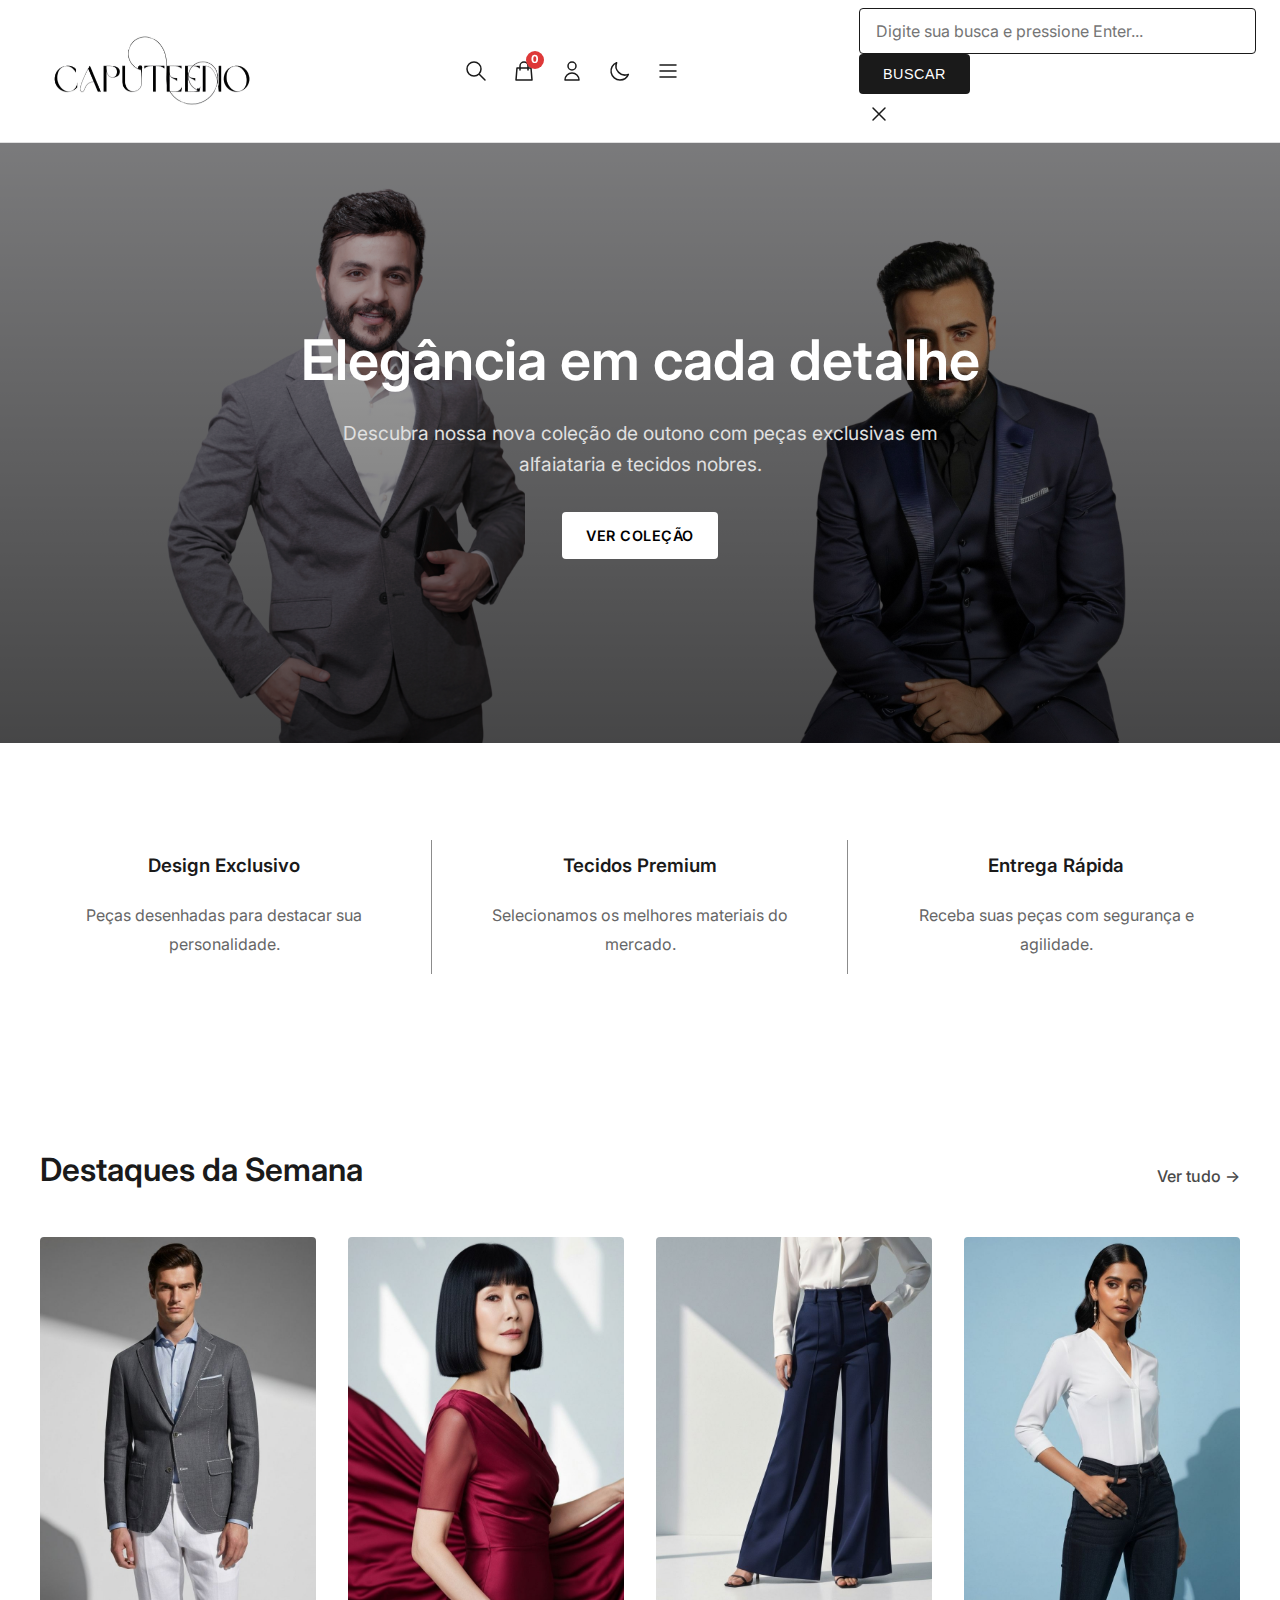
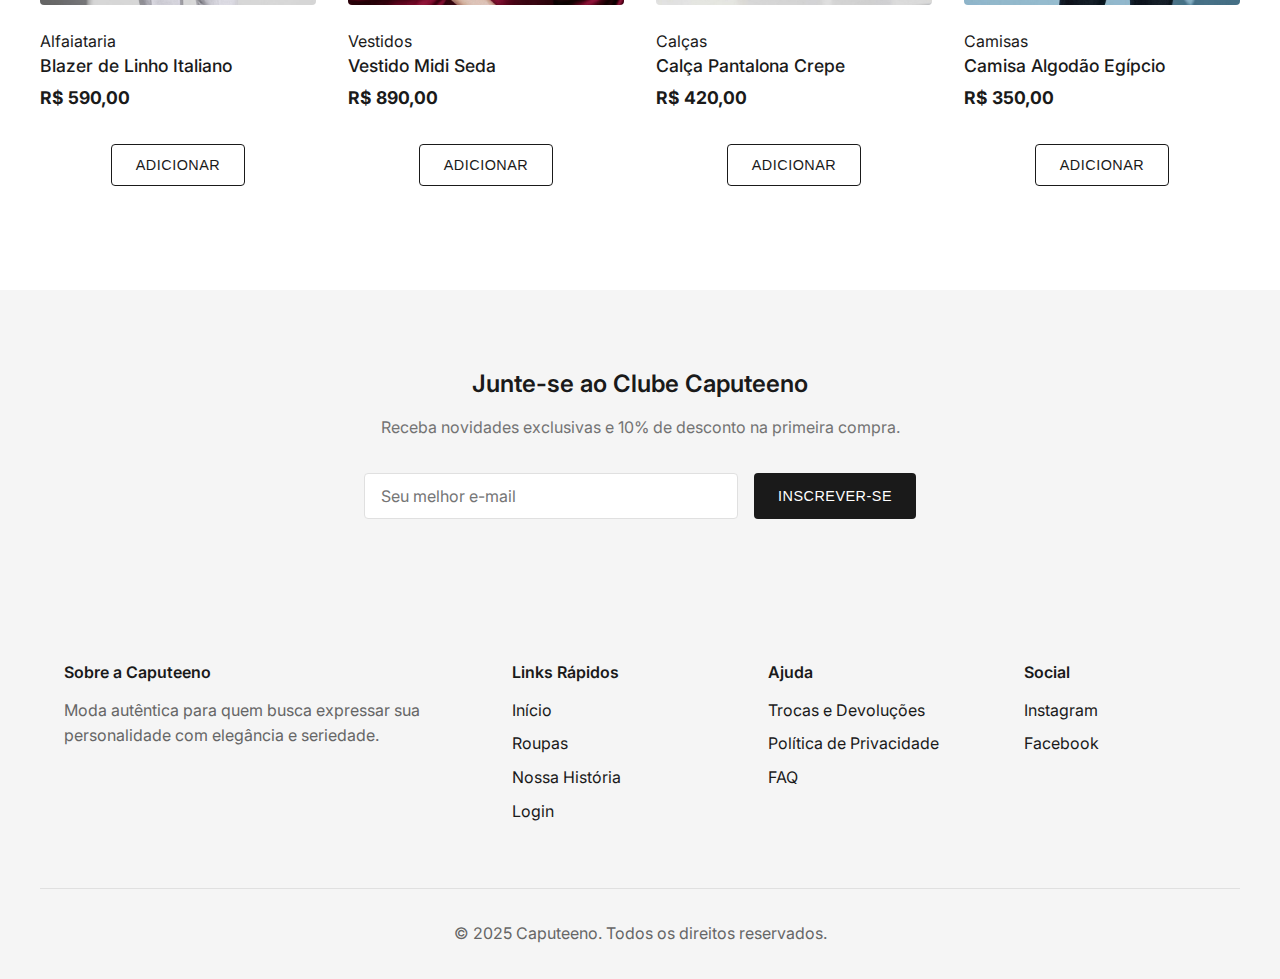
<file: index.html>
<!DOCTYPE html>
<html lang="pt-BR">
  <head>
    <meta charset="UTF-8" />
    <meta name="viewport" content="width=device-width, initial-scale=1.0" />
    <title>Caputeeno | Moda Autêntica</title>
    <link rel="preconnect" href="https://fonts.googleapis.com" />
    <link rel="preconnect" href="https://fonts.gstatic.com" crossorigin />
    <link
      href="https://fonts.googleapis.com/css2?family=Inter:wght@300;400;500;600;700&display=swap"
      rel="stylesheet"
    />

    <link rel="stylesheet" href="css/base.css" />
    <link rel="stylesheet" href="css/layout.css" />
    <link rel="stylesheet" href="css/components.css" />
  </head>
  <body>
    <app-header></app-header>

    <main>
      <section class="hero-section">
        <div class="hero-bg-container" id="hero-carousel">
          <img src="public/banner/banner capufeeno.png" alt="Banner 1" class="hero-img active" />
          <img src="public/banner/banner 2 capufeeno.png" alt="Banner 2" class="hero-img" />
        </div>

        <div class="hero-overlay"></div>

        <div class="container hero-content">
          <h1
            style="
              font-size: 3.5rem;
              margin-bottom: 1.5rem;
              max-width: 800px;
              margin-left: auto;
              margin-right: auto;
              color: #ffffff;
            "
          >
            Elegância em cada detalhe
          </h1>
          <p
            style="
              color: #e0e0e0;
              font-size: 1.2rem;
              margin-bottom: 2rem;
              max-width: 600px;
              margin-left: auto;
              margin-right: auto;
            "
          >
            Descubra nossa nova coleção de outono com peças exclusivas em alfaiataria e tecidos
            nobres.
          </p>
          <a
            href="pages/products.html"
            class="btn"
            style="background-color: #ffffff; color: #000000; font-weight: 600"
            >Ver Coleção</a
          >
        </div>
      </section>

      <section class="section container">
        <div class="grid-features">
          <div class="feature-card">
            <h3>Design Exclusivo</h3>
            <p>Peças desenhadas para destacar sua personalidade.</p>
          </div>
          <div class="feature-card">
            <h3>Tecidos Premium</h3>
            <p>Selecionamos os melhores materiais do mercado.</p>
          </div>
          <div class="feature-card">
            <h3>Entrega Rápida</h3>
            <p>Receba suas peças com segurança e agilidade.</p>
          </div>
        </div>
      </section>

      <section class="section container">
        <div
          style="
            display: flex;
            justify-content: space-between;
            align-items: flex-end;
            margin-bottom: 3rem;
          "
        >
          <h2 class="section-title" style="margin-bottom: 0">Destaques da Semana</h2>
          <a href="pages/products.html" style="font-weight: 500; color: var(--color-secondary)"
            >Ver tudo &rarr;</a
          >
        </div>

        <div class="grid-products" id="featured-products-grid"></div>
      </section>

      <section class="section section-bg-alt">
        <div class="container" style="text-align: center; max-width: 600px">
          <h2 style="margin-bottom: 1rem">Junte-se ao Clube Caputeeno</h2>
          <p style="opacity: 0.9; margin-bottom: 2rem; color: var(--color-text-light)">
            Receba novidades exclusivas e 10% de desconto na primeira compra.
          </p>
          <form
            onsubmit="event.preventDefault(); showToast('Obrigada por se Inscrever!');"
            style="display: flex; gap: 1rem"
          >
            <input type="email" placeholder="Seu melhor e-mail" required style="flex: 1" />
            <button type="submit" class="btn btn-primary">Inscrever-se</button>
          </form>
        </div>
      </section>
    </main>

    <app-footer></app-footer>

    <script src="js/auth.js"></script>
    <script src="js/components/header.js"></script>
    <script src="js/components/footer.js"></script>
    <script src="js/main.js"></script>
  </body>
</html>
</file>
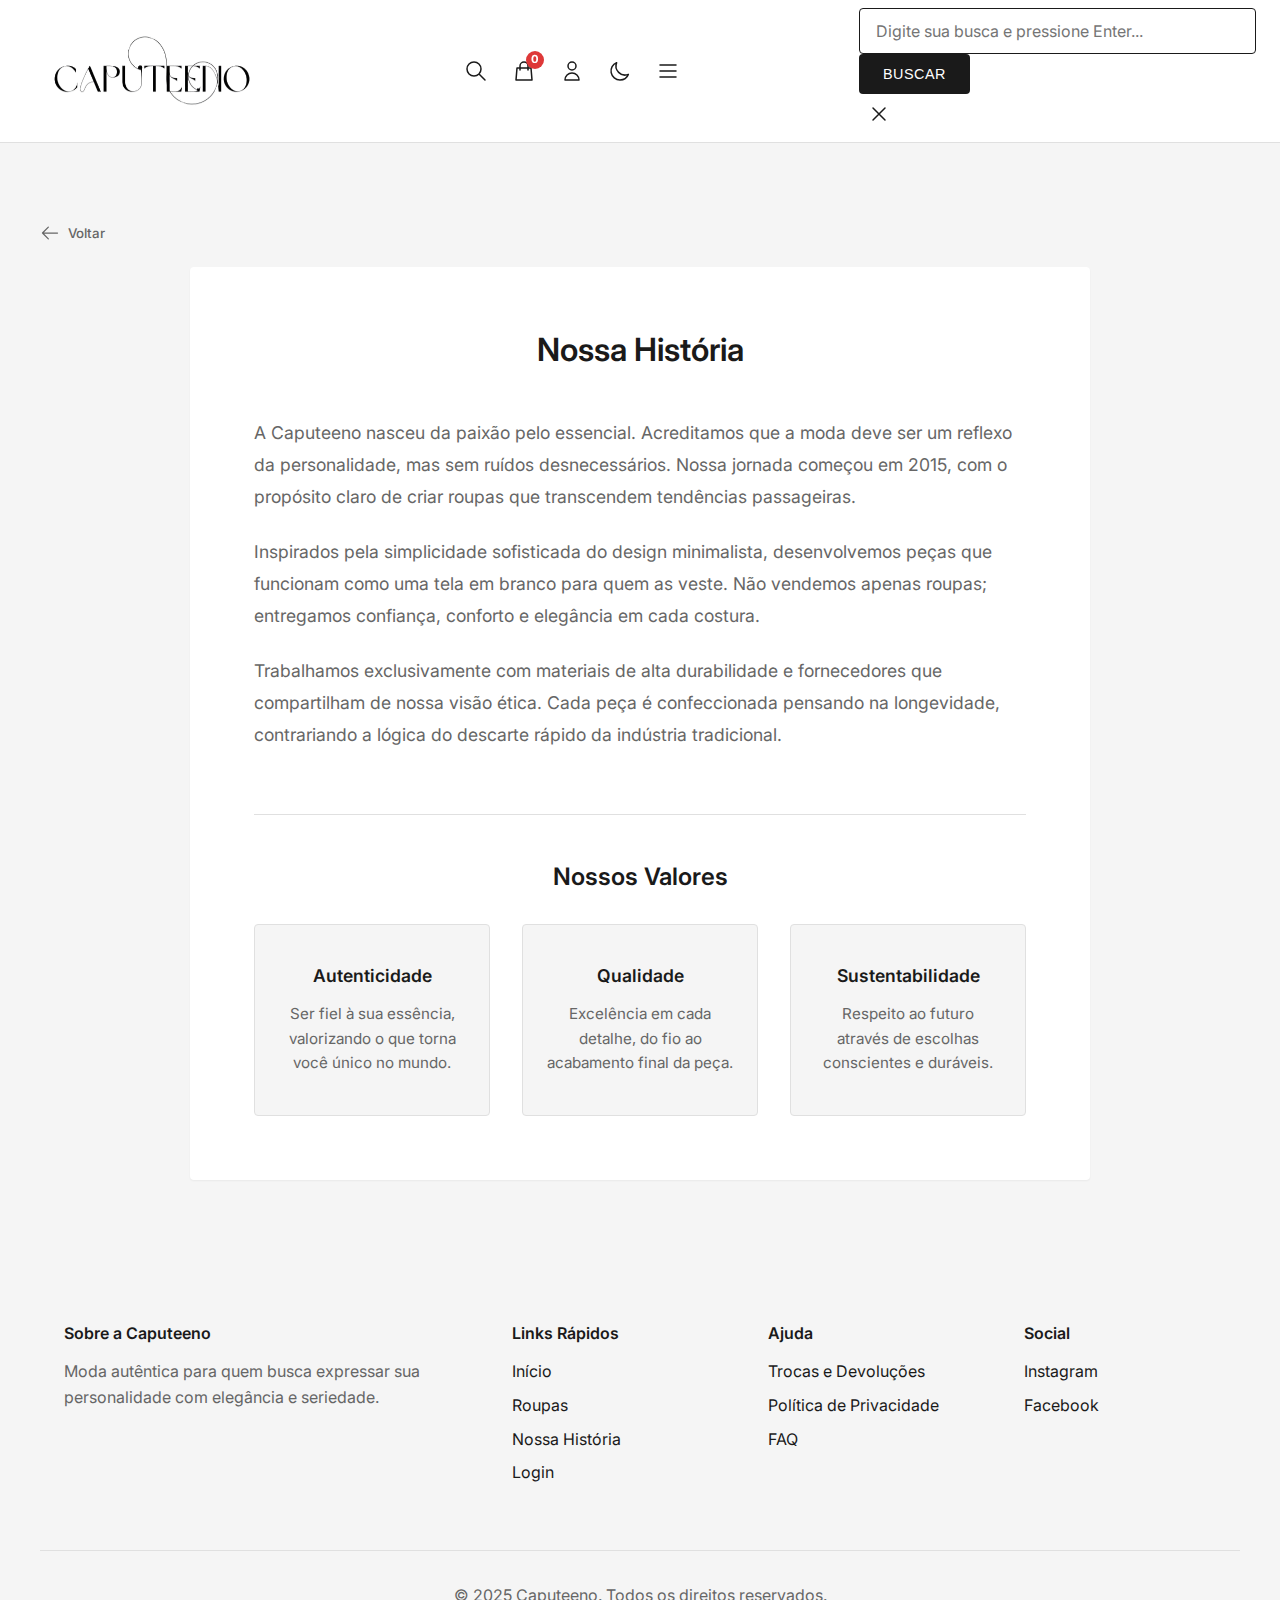
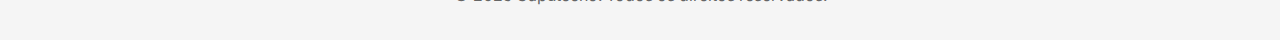
<file: pages/about.html>
<!DOCTYPE html>
<html lang="pt-BR">
  <head>
    <meta charset="UTF-8" />
    <meta name="viewport" content="width=device-width, initial-scale=1.0" />
    <title>Sobre Nós | Caputeeno</title>
    <link rel="preconnect" href="https://fonts.googleapis.com" />
    <link rel="preconnect" href="https://fonts.gstatic.com" crossorigin />
    <link
      href="https://fonts.googleapis.com/css2?family=Inter:wght@300;400;500;600;700&display=swap"
      rel="stylesheet"
    />

    <link rel="stylesheet" href="../css/base.css" />
    <link rel="stylesheet" href="../css/layout.css" />
    <link rel="stylesheet" href="../css/components.css" />
  </head>
  <body style="background-color: var(--color-bg-alt)">
    <app-header></app-header>

    <main class="container section">
      <div
        style="
          max-width: 900px;
          margin: 0 auto;
          background-color: var(--color-bg);
          padding: 4rem;
          border-radius: var(--radius);
          box-shadow: var(--shadow-sm);
        "
      >
        <h1 class="section-title" style="text-align: center">Nossa História</h1>

        <div style="margin-bottom: 4rem">
          <p
            style="
              margin-bottom: 1.5rem;
              color: var(--color-text-light);
              line-height: 1.8;
              font-size: 1.1rem;
            "
          >
            A Caputeeno nasceu da paixão pelo essencial. Acreditamos que a moda deve ser um reflexo
            da personalidade, mas sem ruídos desnecessários. Nossa jornada começou em 2015, com o
            propósito claro de criar roupas que transcendem tendências passageiras.
          </p>
          <p
            style="
              margin-bottom: 1.5rem;
              color: var(--color-text-light);
              line-height: 1.8;
              font-size: 1.1rem;
            "
          >
            Inspirados pela simplicidade sofisticada do design minimalista, desenvolvemos peças que
            funcionam como uma tela em branco para quem as veste. Não vendemos apenas roupas;
            entregamos confiança, conforto e elegância em cada costura.
          </p>
          <p style="color: var(--color-text-light); line-height: 1.8; font-size: 1.1rem">
            Trabalhamos exclusivamente com materiais de alta durabilidade e fornecedores que
            compartilham de nossa visão ética. Cada peça é confeccionada pensando na longevidade,
            contrariando a lógica do descarte rápido da indústria tradicional.
          </p>
        </div>

        <div style="border-top: 1px solid var(--color-border); padding-top: 3rem">
          <h3 style="text-align: center; margin-bottom: 1rem; font-size: 1.5rem">Nossos Valores</h3>

          <div class="values-grid">
            <div class="value-card">
              <h4>Autenticidade</h4>
              <p>Ser fiel à sua essência, valorizando o que torna você único no mundo.</p>
            </div>
            <div class="value-card">
              <h4>Qualidade</h4>
              <p>Excelência em cada detalhe, do fio ao acabamento final da peça.</p>
            </div>
            <div class="value-card">
              <h4>Sustentabilidade</h4>
              <p>Respeito ao futuro através de escolhas conscientes e duráveis.</p>
            </div>
          </div>
        </div>
      </div>
    </main>

    <app-footer></app-footer>

    <script src="../js/components/header.js"></script>
    <script src="../js/components/footer.js"></script>
    <script src="../js/auth.js" defer></script>
    <script src="../js/main.js"></script>
  </body>
</html>
</file>
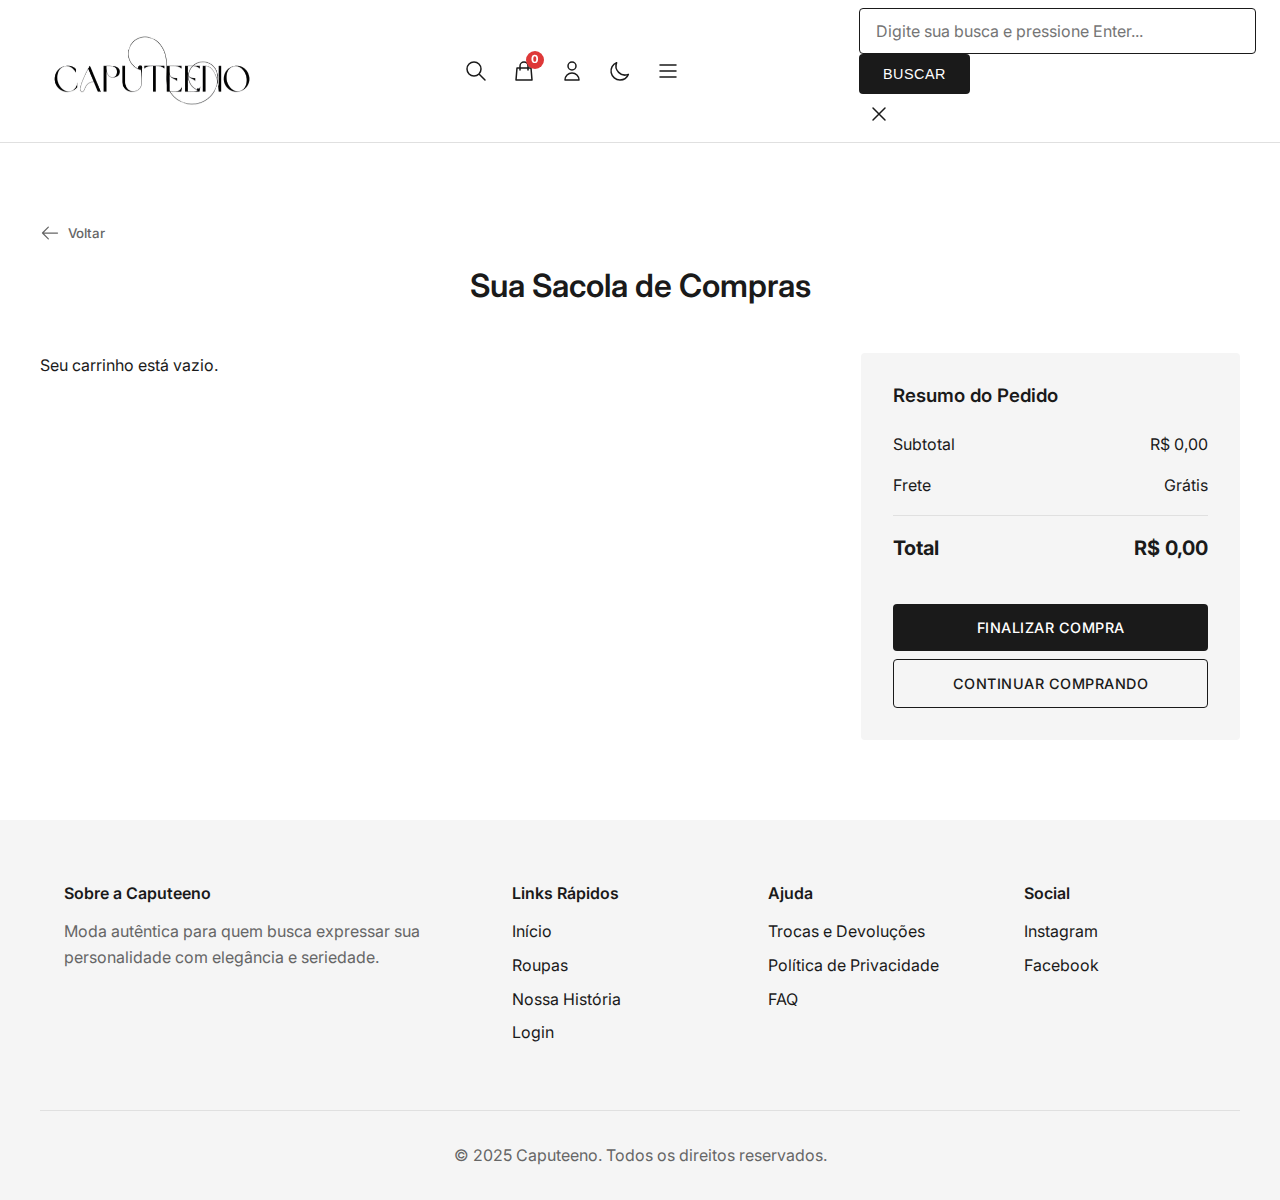
<file: pages/cart.html>
<!DOCTYPE html>
<html lang="pt-BR">
<head>
    <meta charset="UTF-8">
    <meta name="viewport" content="width=device-width, initial-scale=1.0">
    <title>Carrinho | Caputeeno</title>
    <link rel="preconnect" href="https://fonts.googleapis.com">
    <link rel="preconnect" href="https://fonts.gstatic.com" crossorigin>
    <link href="https://fonts.googleapis.com/css2?family=Inter:wght@300;400;500;600;700&display=swap" rel="stylesheet">
    <link rel="stylesheet" href="../css/base.css">
    <link rel="stylesheet" href="../css/layout.css">
    <link rel="stylesheet" href="../css/components.css">
    
    <style>
        .cart-grid {
            display: grid;
            grid-template-columns: 2fr 1fr;
            gap: 4rem;
        }
        
        .cart-item {
            display: flex;
            gap: 1.5rem;
            padding: 1.5rem 0;
            border-bottom: 1px solid var(--color-border);
        }
        
        .cart-item-image {
            width: 100px;
            height: 120px;
            object-fit: cover;
            background-color: var(--color-bg-alt);
        }
        
        .cart-summary {
            background: var(--color-bg-alt);
            padding: 2rem;
            border-radius: var(--radius);
            height: fit-content;
        }
        
        .summary-row {
            display: flex;
            justify-content: space-between;
            margin-bottom: 1rem;
        }
        
        .summary-total {
            border-top: 1px solid var(--color-border);
            padding-top: 1rem;
            margin-top: 1rem;
            font-weight: bold;
            font-size: 1.25rem;
        }
        
        @media (max-width: 768px) {
            .cart-grid {
                grid-template-columns: 1fr;
                gap: 2rem;
            }
        }
    </style>
</head>
<body>
    <app-header></app-header>

    <main class="container section">
        <h1 class="section-title">Sua Sacola de Compras</h1>
        
        <div class="cart-grid">
            <div class="cart-items-list" id="cart-items">
                <p style="color: var(--color-text-light);">Seu carrinho está vazio.</p>
            </div>
            
            <div class="cart-summary">
                <h3 style="margin-bottom: 1.5rem;">Resumo do Pedido</h3>
                <div>
                    <div class="summary-row">
                        <span>Subtotal</span>
                        <span id="cart-subtotal">R$ 0,00</span>
                    </div>
                    <div class="summary-row">
                        <span>Frete</span>
                        <span>Grátis</span>
                    </div>
                    <div class="summary-row summary-total">
                        <span>Total</span>
                        <span id="cart-total">R$ 0,00</span>
                    </div>
                    <a href="checkout.html" class="btn btn-primary" style="width: 100%; margin-top: 1.5rem; justify-content: center;">Finalizar Compra</a>
                    <a href="products.html" class="btn btn-outline" style="width: 100%; margin-top: 0.5rem; justify-content: center;">Continuar Comprando</a>
                </div>
            </div>
        </div>
    </main>

    <app-footer></app-footer>

    <script src="../js/components/header.js"></script>
    <script src="../js/components/footer.js"></script>
    <script src="../js/auth.js" defer></script>
    <script src="../js/main.js"></script>
</body>
</html>
</file>
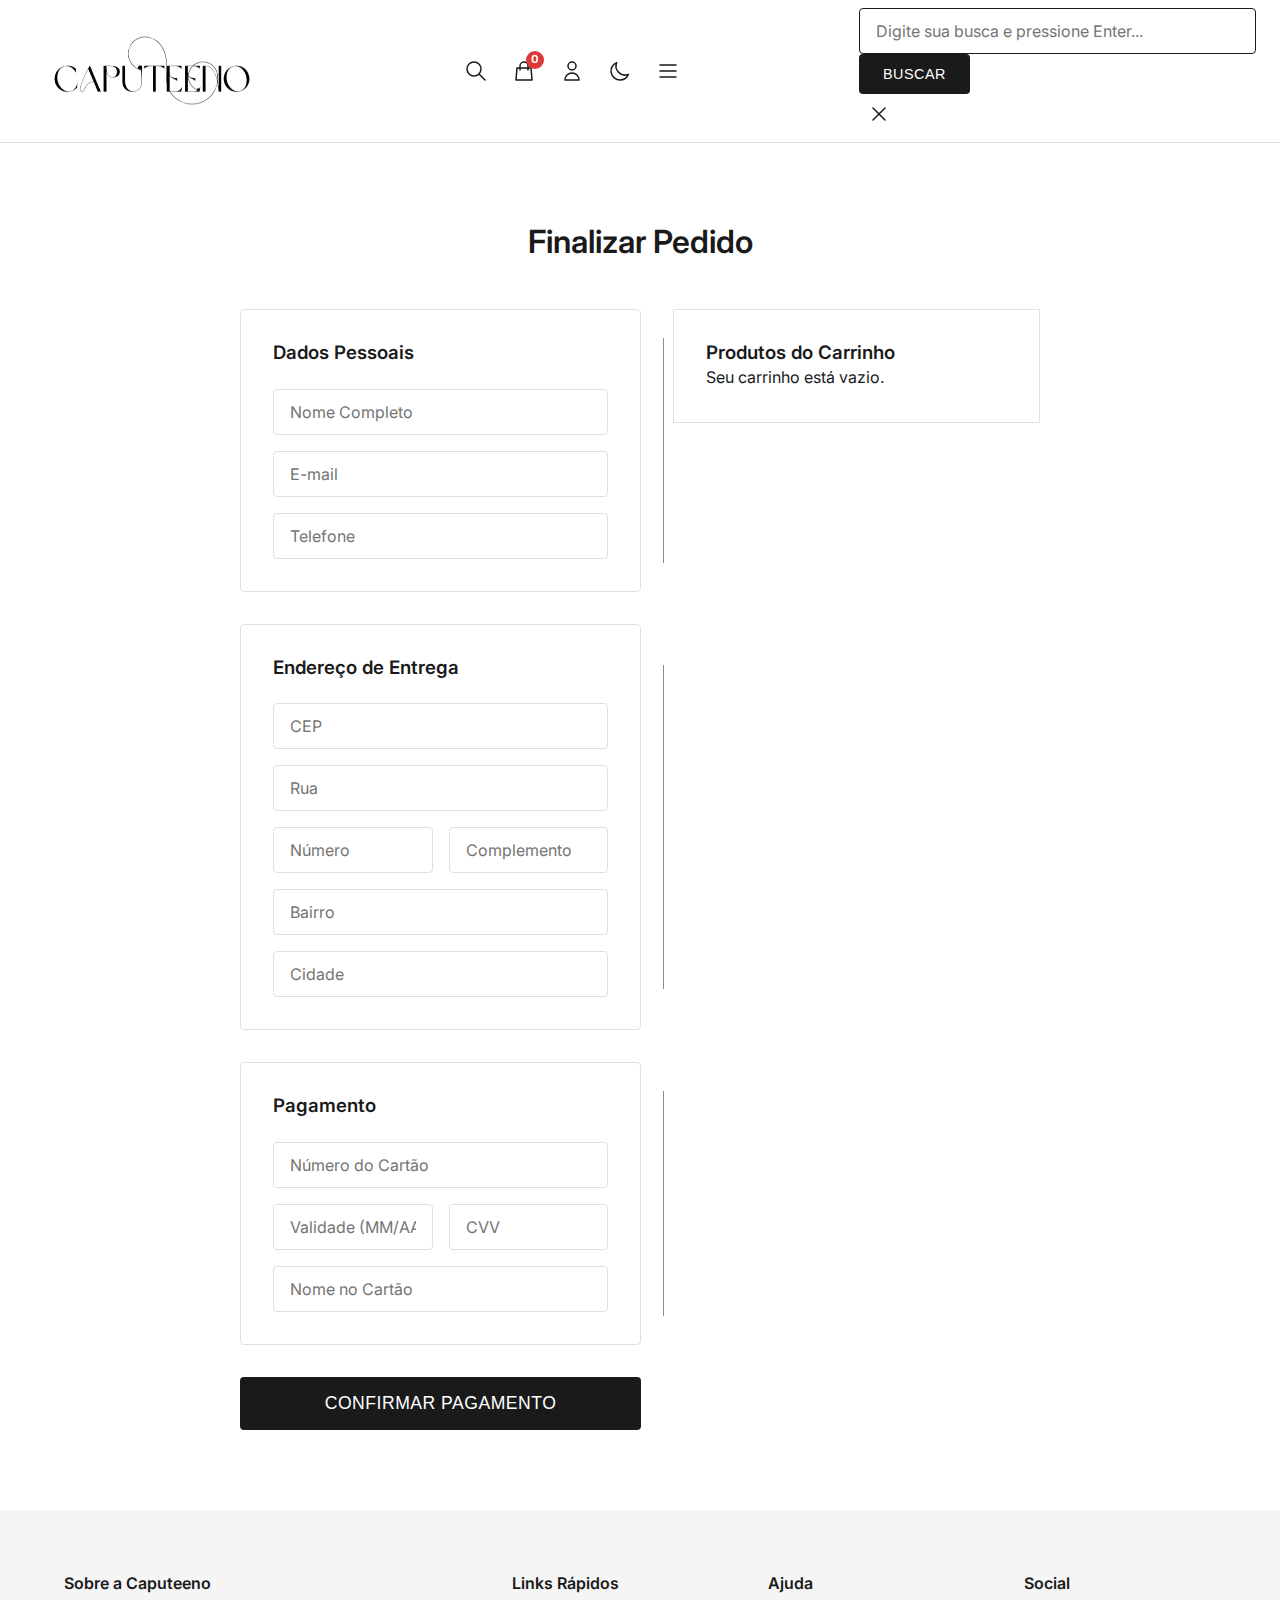
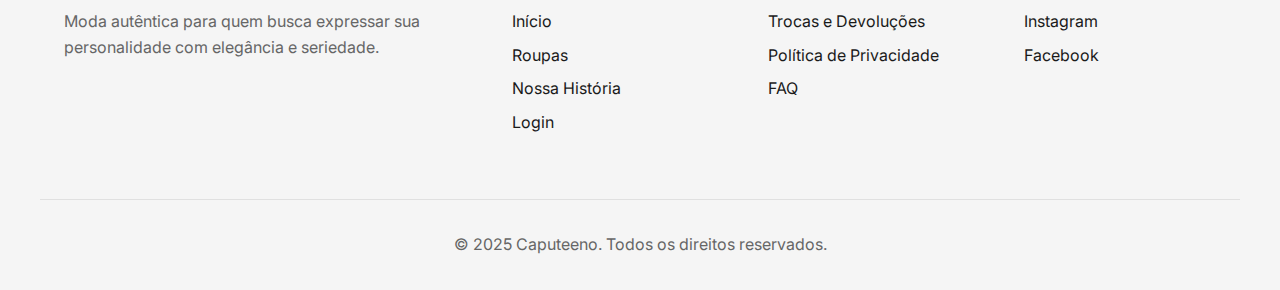
<file: pages/checkout.html>
<!DOCTYPE html>
<html lang="pt-BR">
  <head>
    <meta charset="UTF-8" />
    <meta name="viewport" content="width=device-width, initial-scale=1.0" />
    <title>Checkout | Caputeeno</title>
    <link rel="preconnect" href="https://fonts.googleapis.com" />
    <link rel="preconnect" href="https://fonts.gstatic.com" crossorigin />
    <link
      href="https://fonts.googleapis.com/css2?family=Inter:wght@300;400;500;600;700&display=swap"
      rel="stylesheet"
    />

    <link rel="stylesheet" href="../css/base.css" />
    <link rel="stylesheet" href="../css/layout.css" />
    <link rel="stylesheet" href="../css/components.css" />
    <style>
      .checkout-cart .cart-item {
        display: flex;
        gap: 1.5rem;
        padding: 2rem 0;
        border-bottom: 1px solid var(--color-border);
        align-items: center;
      }

      .checkout-cart .cart-item-image {
        width: 80px;
        height: 80px;
        object-fit: cover;
        background-color: var(--color-bg-alt);
        border-radius: 6px;
        border: 1px solid var(--color-border);
      }

      .checkout-cart {
        width: 280px;
        max-height: 500px;
        overflow-y: auto;
        overflow-x: hidden;
        flex-shrink: 0;
        align-self: flex-start;
      }

      @media (max-width: 768px) {
        .checkout-cart {
          width: 100%;
          max-height: none;
        }
      }
    </style>
  </head>
  <body>
    <app-header></app-header>

    <main class="container section" style="max-width: 800px">
      <h1 class="section-title">Finalizar Pedido</h1>

      <div style="display: flex; gap: 2rem; flex-wrap: wrap">
        <form
          onsubmit="event.preventDefault(); alert('Pedido realizado com sucesso!'); window.location.href='../index.html';"
          style="display: grid; gap: 2rem; flex: 2"
        >
          <div
            class="feature-card"
            style="
              text-align: left;
              background-color: var(--color-bg);
              border: 1px solid var(--color-border);
              padding: 2rem;
            "
          >
            <h3 style="margin-bottom: 1.5rem">Dados Pessoais</h3>
            <div style="display: grid; gap: 1rem">
              <input type="text" placeholder="Nome Completo" required />
              <input type="email" placeholder="E-mail" required />
              <input type="tel" placeholder="Telefone" required />
            </div>
          </div>

          <div
            class="feature-card"
            style="
              text-align: left;
              background-color: var(--color-bg);
              border: 1px solid var(--color-border);
              padding: 2rem;
            "
          >
            <h3 style="margin-bottom: 1.5rem">Endereço de Entrega</h3>
            <div style="display: grid; gap: 1rem">
              <input type="text" placeholder="CEP" required />
              <input type="text" placeholder="Rua" required />
              <div style="display: grid; grid-template-columns: 1fr 1fr; gap: 1rem">
                <input type="text" placeholder="Número" required />
                <input type="text" placeholder="Complemento" />
              </div>
              <input type="text" placeholder="Bairro" required />
              <input type="text" placeholder="Cidade" required />
            </div>
          </div>

          <div
            class="feature-card"
            style="
              text-align: left;
              background-color: var(--color-bg);
              border: 1px solid var(--color-border);
              padding: 2rem;
            "
          >
            <h3 style="margin-bottom: 1.5rem">Pagamento</h3>
            <div style="display: grid; gap: 1rem">
              <input type="text" placeholder="Número do Cartão" required />
              <div style="display: grid; grid-template-columns: 1fr 1fr; gap: 1rem">
                <input type="text" placeholder="Validade (MM/AA)" required />
                <input type="text" placeholder="CVV" required />
              </div>
              <input type="text" placeholder="Nome no Cartão" required />
            </div>
          </div>
          <button
            type="submit"
            class="btn btn-primary"
            style="width: 100%; justify-content: center; font-size: 1.1rem; padding: 1rem"
          >
            Confirmar Pagamento
          </button>
        </form>

        <div
          class="checkout-cart"
          style="
            flex: 1.5;
            background-color: var(--color-bg);
            border: 1px solid var(--color-border);
            padding: 2rem;
          "
        >
          <h3>Produtos do Carrinho</h3>
          <div id="cart-items"></div>
        </div>
      </div>
    </main>

    <app-footer></app-footer>

    <script src="../js/components/header.js"></script>
    <script src="../js/components/footer.js"></script>
    <script>
      const cartItemsDiv = document.getElementById("cart-items");
      const cart = JSON.parse(localStorage.getItem("cart")) || [];

      if (cart.length === 0) {
        cartItemsDiv.innerHTML = "<p>Seu carrinho está vazio.</p>";
      } else {
        cart.forEach((item) => {
          const itemDiv = document.createElement("div");
          itemDiv.className = "cart-item";
          itemDiv.style.borderBottom = "1px solid var(--color-border)";
          itemDiv.style.padding = "10px 0";

          const resolveImagePath = (img) => {
            if (!img) return "";
            return img.startsWith("public/") ? `../${img}` : img;
          };

          const imageSrc = resolveImagePath(item.image || "");

          itemDiv.innerHTML = `
                <div style="display:flex; gap:1rem; align-items:center;">
                    <img src="${imageSrc}" alt="${item.name}" class="cart-item-image">
                    <div style="flex:1;">
                        <strong style="display:block; margin-bottom: 0.25rem;">${item.name}</strong>
                        <div style="font-size: 0.95rem; color: var(--color-text-light); margin-bottom:0.35rem;">Quantidade: ${
                          item.quantity
                        }</div>
                        <div style="font-weight:600">Preço: R$ ${(
                          item.price * item.quantity
                        ).toFixed(2)}</div>
                    </div>
                </div>
            `;

          cartItemsDiv.appendChild(itemDiv);
        });
      }
    </script>
  </body>
</html>
</file>
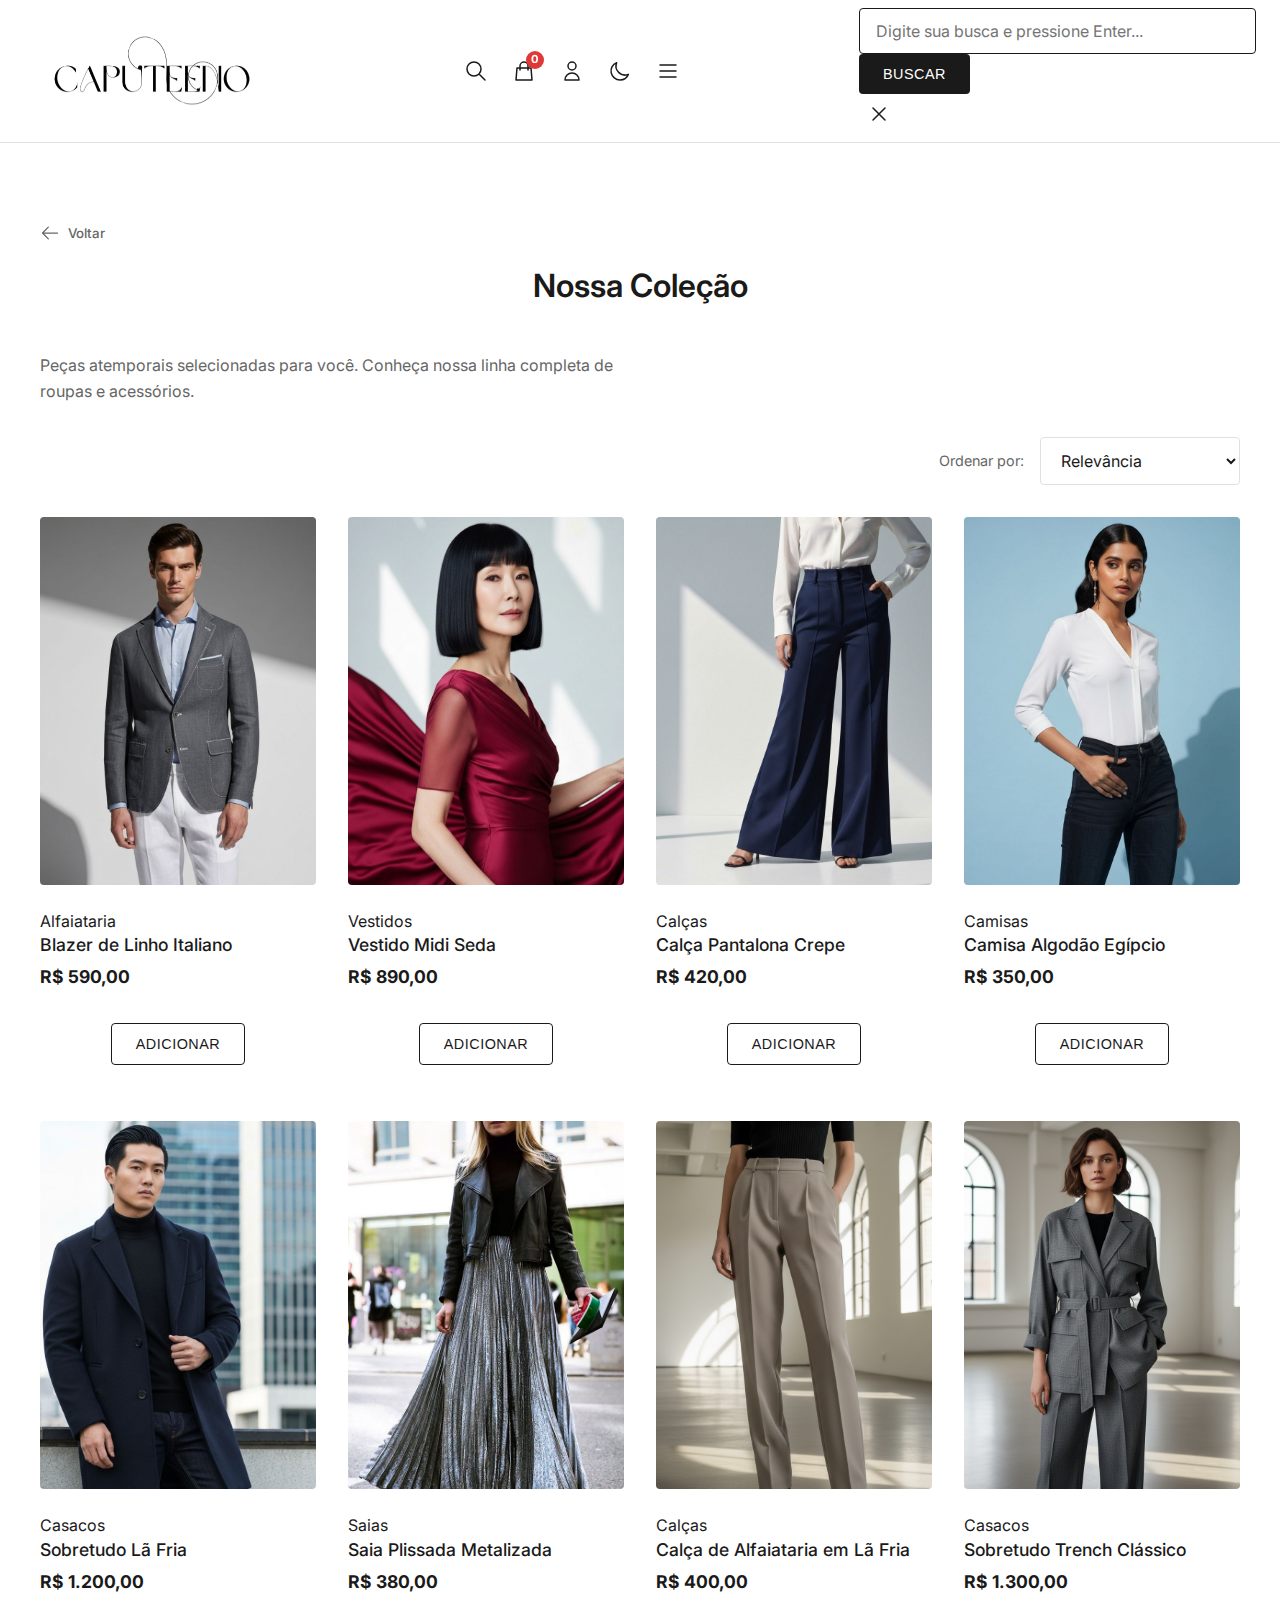
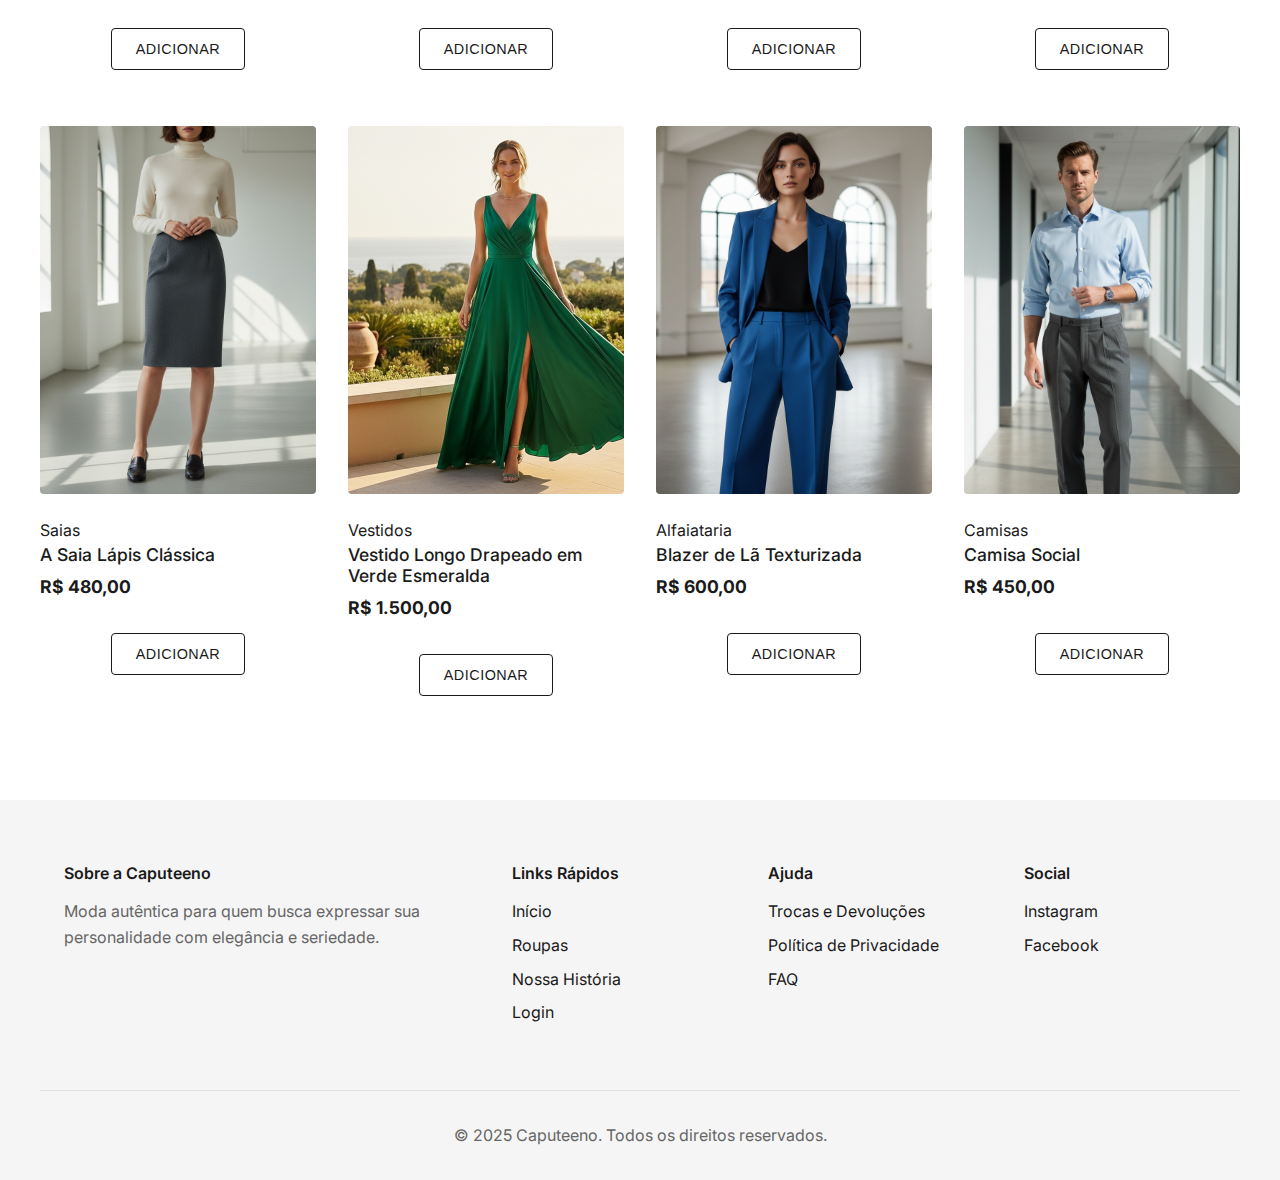
<file: pages/products.html>
<!DOCTYPE html>
<html lang="pt-BR">
  <head>
    <meta charset="UTF-8" />
    <meta name="viewport" content="width=device-width, initial-scale=1.0" />
    <title>Roupas | Caputeeno</title>
    <link rel="preconnect" href="https://fonts.googleapis.com" />
    <link rel="preconnect" href="https://fonts.gstatic.com" crossorigin />
    <link
      href="https://fonts.googleapis.com/css2?family=Inter:wght@300;400;500;600;700&display=swap"
      rel="stylesheet"
    />

    <link rel="stylesheet" href="../css/base.css" />
    <link rel="stylesheet" href="../css/layout.css" />
    <link rel="stylesheet" href="../css/components.css" />

    <style>
      .catalog-controls {
        display: flex;
        justify-content: flex-end;
        align-items: center;
        margin-bottom: 2rem;
        gap: 1rem;
      }

      .sort-select {
        width: 200px !important;
        cursor: pointer;
      }

      @media (max-width: 480px) {
        .catalog-controls {
          justify-content: space-between;
        }
        .sort-select {
          width: 160px !important;
        }
      }
    </style>
  </head>
  <body>
    <app-header></app-header>

    <main class="container section">
      <h1 class="section-title">Nossa Coleção</h1>

      <p style="margin-bottom: 2rem; color: var(--color-text-light); max-width: 600px">
        Peças atemporais selecionadas para você. Conheça nossa linha completa de roupas e
        acessórios.
      </p>

      <div class="catalog-controls">
        <label for="sort-by" style="color: var(--color-text-light); font-size: 0.9rem"
          >Ordenar por:</label
        >
        <select id="sort-by" class="sort-select">
          <option value="relevance">Relevância</option>
          <option value="low-price">Menor Preço</option>
          <option value="high-price">Maior Preço</option>
          <option value="newest">Mais Recentes</option>
        </select>
      </div>

      <div class="grid-products" id="products-list-container"></div>
    </main>

    <app-footer></app-footer>

    <script src="../js/components/header.js"></script>
    <script src="../js/components/footer.js"></script>
    <script src="../js/main.js"></script>
    <script src="../js/auth.js" defer></script>
  </body>
</html>
</file>
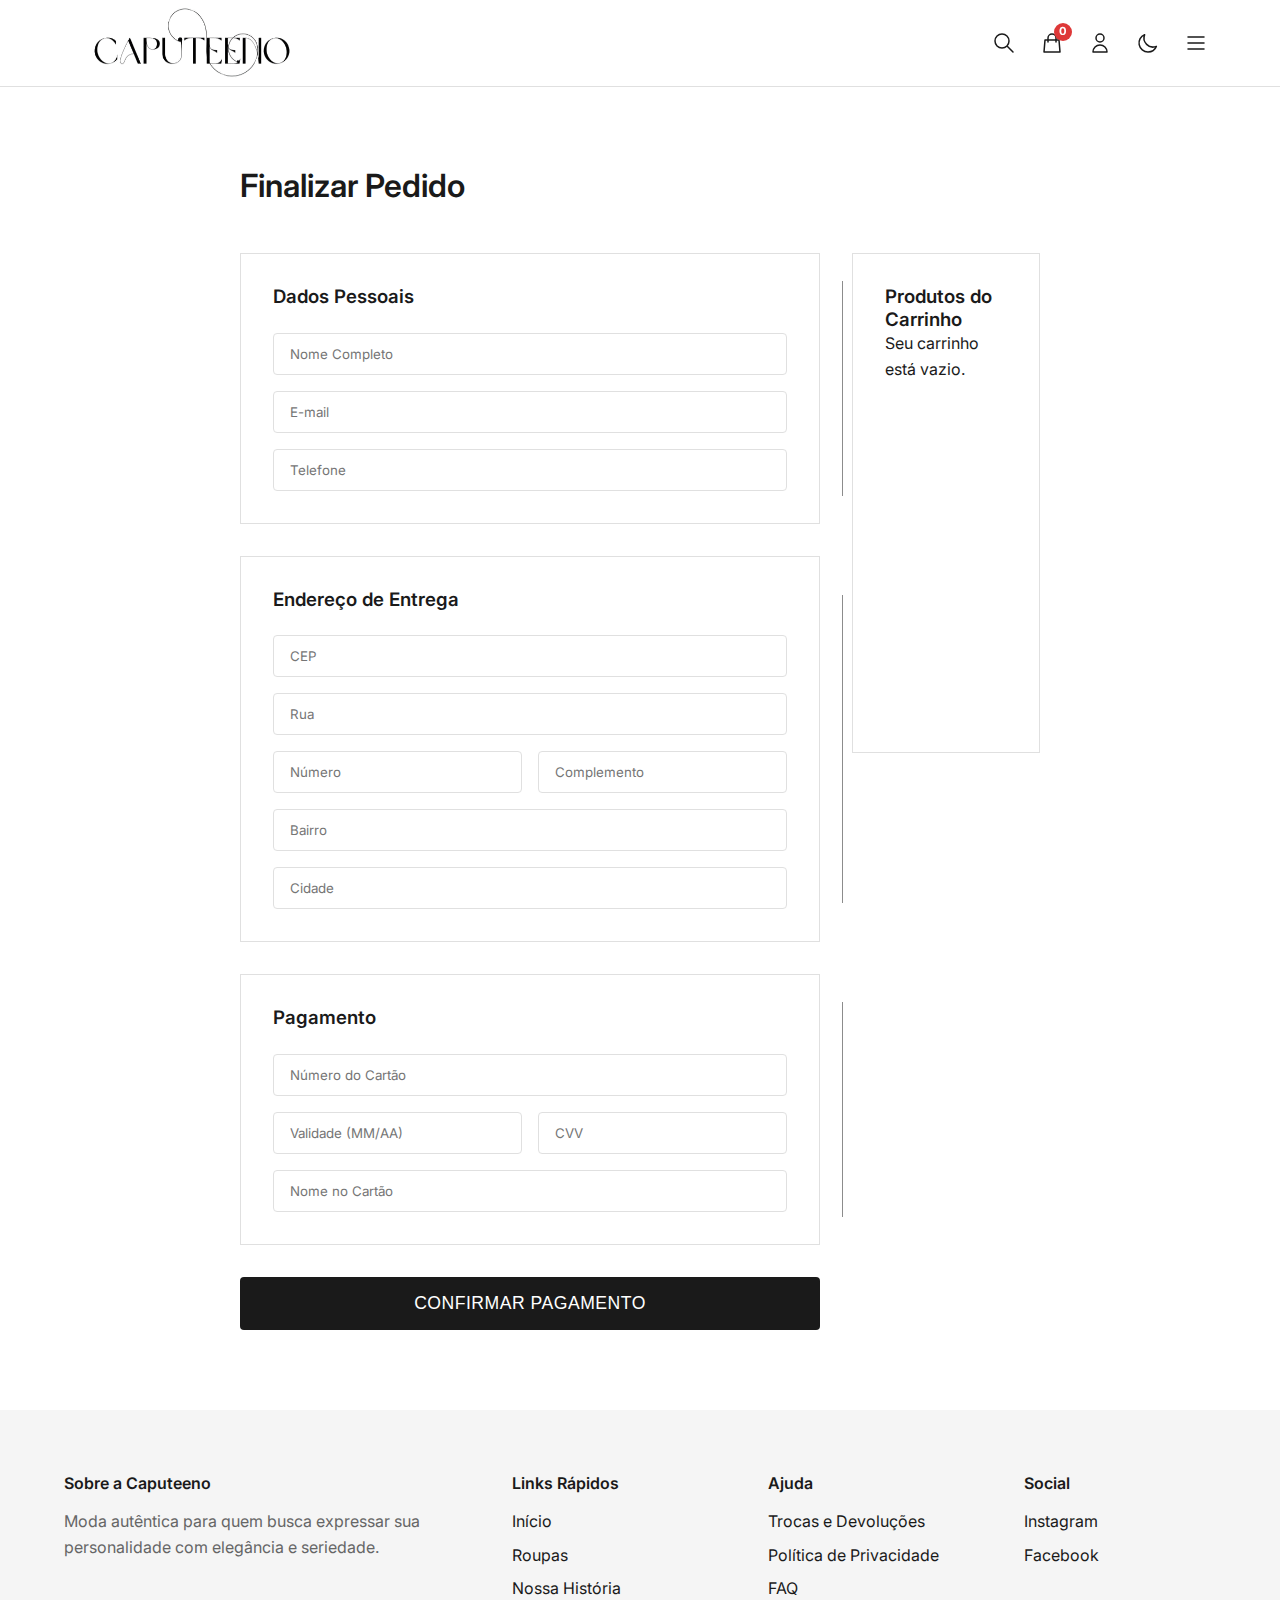
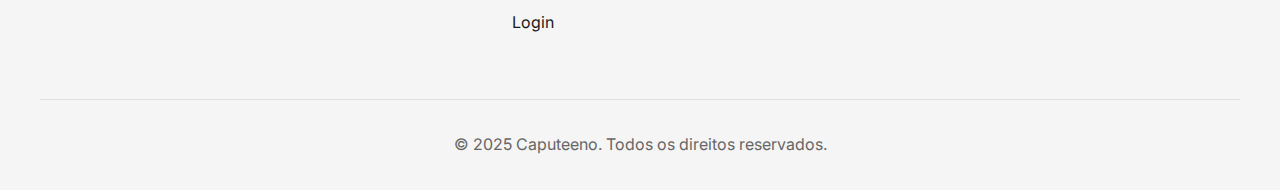
<file: clothing-store-main/pages/checkout.html>
<!DOCTYPE html>
<html lang="pt-BR">
<head>
    <meta charset="UTF-8">
    <meta name="viewport" content="width=device-width, initial-scale=1.0">
    <title>Checkout | Caputeeno</title>
    <link rel="preconnect" href="https://fonts.googleapis.com">
    <link rel="preconnect" href="https://fonts.gstatic.com" crossorigin>
    <link href="https://fonts.googleapis.com/css2?family=Inter:wght@300;400;500;600;700&display=swap" rel="stylesheet">
    
    <!-- Modular CSS -->
    <link rel="stylesheet" href="../css/base.css">
    <link rel="stylesheet" href="../css/layout.css">
    <link rel="stylesheet" href="../css/components.css">
    <style>
        .checkout-cart .cart-item {
            display: flex;
            gap: 1.5rem;
            padding: 1rem 0;
            border-bottom: 1px solid var(--color-border);
            align-items: center;
        }

        .checkout-cart .cart-item-image {
            width: 80px;
            height: 80px;
            object-fit: cover;
            background-color: var(--color-bg-alt);
            border-radius: 6px;
            border: 1px solid var(--color-border);
        }

        .checkout-cart {
            width: 280px;          
            max-height: 500px;    
            overflow-y: auto;      
            overflow-x: hidden;
            flex-shrink: 0;        
        }
    </style>
</head>
<body>
    <app-header></app-header>

    <main class="container section" style="max-width: 800px;">
        <h1 class="section-title">Finalizar Pedido</h1>
        
        <div style="display: flex; gap: 2rem;">
        
        <form onsubmit="event.preventDefault(); alert('Pedido realizado com sucesso!'); window.location.href='../index.html';" style="display: grid; gap: 2rem;">
            <div class="feature-card" style="text-align: left; background-color: var(--color-bg); border: 1px solid var(--color-border); padding: 2rem;">
                <h3 style="margin-bottom: 1.5rem;">Dados Pessoais</h3>
                <div style="display: grid; gap: 1rem;">
                    <input type="text" placeholder="Nome Completo" required>
                    <input type="email" placeholder="E-mail" required>
                    <input type="tel" placeholder="Telefone" required>
                </div>
            </div>

            <div class="feature-card" style="text-align: left; background-color: var(--color-bg); border: 1px solid var(--color-border); padding: 2rem;">
                <h3 style="margin-bottom: 1.5rem;">Endereço de Entrega</h3>
                <div style="display: grid; gap: 1rem;">
                    <input type="text" placeholder="CEP" required>
                    <input type="text" placeholder="Rua" required>
                    <div style="display: grid; grid-template-columns: 1fr 1fr; gap: 1rem;">
                        <input type="text" placeholder="Número" required>
                        <input type="text" placeholder="Complemento">
                    </div>
                    <input type="text" placeholder="Bairro" required>
                    <input type="text" placeholder="Cidade" required>
                </div>
            </div>

            <div class="feature-card" style="text-align: left; background-color: var(--color-bg); border: 1px solid var(--color-border); padding: 2rem;">
                <h3 style="margin-bottom: 1.5rem;">Pagamento</h3>
                <div style="display: grid; gap: 1rem;">
                    <input type="text" placeholder="Número do Cartão" required>
                    <div style="display: grid; grid-template-columns: 1fr 1fr; gap: 1rem;">
                        <input type="text" placeholder="Validade (MM/AA)" required>
                        <input type="text" placeholder="CVV" required>
                    </div>
                    <input type="text" placeholder="Nome no Cartão" required>
                </div>
            </div>
            <button type="submit" class="btn btn-primary" style="width: 100%; justify-content: center; font-size: 1.1rem; padding: 1rem;">Confirmar Pagamento</button>
        </form>
            <div class="checkout-cart" style="flex: 1; background-color: var(--color-bg); border: 1px solid var(--color-border); padding: 2rem;">
                <h3>Produtos do Carrinho</h3>
                <div id="cart-items"></div>
            </div>
        </div>   
        
    </main>

    <app-footer></app-footer>

    <script src="../js/components/header.js"></script>
    <script src="../js/components/footer.js"></script>
    <script>
    const cartItemsDiv = document.getElementById("cart-items");
    const cart = JSON.parse(localStorage.getItem("cart")) || [];

    if (cart.length === 0) {
        cartItemsDiv.innerHTML = "<p>Seu carrinho está vazio.</p>";
    } else {
        cart.forEach(item => {

            const itemDiv = document.createElement("div");
            itemDiv.className = 'cart-item';
            itemDiv.style.borderBottom = "1px solid #ccc";
            itemDiv.style.padding = "10px 0";

            const resolveImagePath = (img) => {
                if (!img) return "";
                return img.startsWith("public/") ? `../${img}` : img;
            };

            const imageSrc = resolveImagePath(item.image || "");

            itemDiv.innerHTML = `
                <div style="display:flex; gap:1rem; align-items:center;">
                    <img src="${imageSrc}" alt="${item.name}" class="cart-item-image">
                    <div style="flex:1;">
                        <strong style="display:block; margin-bottom: 0.25rem;">${item.name}</strong>
                        <div style="font-size: 0.95rem; color: var(--color-text-light); margin-bottom:0.35rem;">Quantidade: ${item.quantity}</div>
                        <div style="font-weight:600">Preço: R$ ${(item.price * item.quantity).toFixed(2)}</div>
                    </div>
                </div>
            `;

            cartItemsDiv.appendChild(itemDiv);
        });
    }
</script>

</body>
</html>
</file>
<file: css/base.css>
:root {
  --color-primary: #1a1a1a;
  --color-secondary: #4a4a4a;
  --color-accent: #6b6b6b;
  --color-text: #1a1a1a;
  --color-text-light: #666666;
  --color-bg: #ffffff;
  --color-bg-alt: #f5f5f5;
  --color-border: #e0e0e0;
  --color-header-bg: rgba(255, 255, 255, 0.95);

  --font-sans: "Inter", sans-serif;

  --container-width: 1200px;
  --header-height: 80px;
  --radius: 4px;

  --shadow-sm: 0 1px 2px rgba(0, 0, 0, 0.05);
  --shadow-md: 0 4px 6px -1px rgba(0, 0, 0, 0.1);
}

[data-theme="dark"] {
  --color-primary: #ffffff;
  --color-secondary: #e0e0e0;
  --color-accent: #a0a0a0;
  --color-text: #f5f5f5;
  --color-text-light: #b0b0b0;
  --color-bg: #121212;
  --color-bg-alt: #1e1e1e;
  --color-border: #333333;
  
  --color-header-bg: #000000; 

  --shadow-sm: 0 1px 2px rgba(0, 0, 0, 0.3);
  --shadow-md: 0 4px 6px -1px rgba(0, 0, 0, 0.4);
}

* {
  margin: 0;
  padding: 0;
  box-sizing: border-box;
  -webkit-tap-highlight-color: transparent;
}

html {
    width: 100%;
    max-width: 100vw;
    overflow-x: hidden;
}

body {
  font-family: var(--font-sans);
  color: var(--color-text);
  background-color: var(--color-bg);
  line-height: 1.6;
  transition: background-color 0.3s ease, color 0.3s ease;
  min-height: 100vh;
  width: 100%;
  max-width: 100vw;
  overflow-x: hidden;
  display: flex;
  flex-direction: column;
  position: relative;
}

img, svg, video {
  max-width: 100%;
  height: auto;
  display: block;
}

a {
  text-decoration: none;
  color: inherit;
  transition: opacity 0.2s;
}

ul {
  list-style: none;
}

main {
  flex: 1;
  width: 100%;
  max-width: 100vw;
  overflow-x: hidden;
  display: block;
}

input, select, textarea {
    font-size: 16px !important; 
    max-width: 100%;
}

[data-theme="dark"] .btn-secondary {
  color: var(--color-bg);
}

[data-theme="dark"] .auth-btn {
    color: var(--color-primary); 
}
</file>
<file: css/layout.css>
app-header, 
app-footer, 
main,
.hero-section {
    display: block;
    width: 100%;
    max-width: 100vw;
}

.container {
    max-width: var(--container-width);
    margin: 0 auto;
    padding-left: 24px;
    padding-right: 24px;
    width: 100%;
    box-sizing: border-box;
}

.header {
    min-height: var(--header-height);
    height: auto;
    border-bottom: 1px solid var(--color-border);
    position: sticky;
    top: 0;
    background: var(--color-header-bg);
    backdrop-filter: blur(5px);
    z-index: 1000;
    transition: background-color 0.3s, border-color 0.3s;
    padding: 0.5rem 0;
    width: 100%;
    max-width: 100vw;
}

.header-container {
    display: flex;
    justify-content: space-between;
    align-items: center;
    height: 100%;
    position: relative;
    max-width: 100%;
}

.nav {
    display: flex;
    align-items: center;
}

.nav-list {
    display: flex;
    gap: 2.5rem;
}

.header-actions {
    display: flex;
    gap: 0.5rem;
    align-items: center;
}

.logo-img {
    height: 70px;
    width: auto;
    object-fit: contain;
    display: block;
    transition: filter 0.3s ease;
    mix-blend-mode: multiply;
}

[data-theme="dark"] .logo-img {
    filter: invert(1) grayscale(100%);
    mix-blend-mode: screen;
}

.grid-products {
    display: grid;
    grid-template-columns: repeat(auto-fill, minmax(160px, 1fr));
    gap: 1.5rem;
    width: 100%;
}

.grid-features {
    display: grid;
    grid-template-columns: repeat(auto-fit, minmax(280px, 1fr));
    gap: 3rem;
    text-align: center;
    width: 100%;
}

.grid-footer {
    display: grid;
    grid-template-columns: 2fr 1fr 1fr 1fr;
    gap: 4rem;
}

.section {
    padding: 3rem 0;
}

.section-bg-alt {
    background-color: var(--color-bg-alt);
}

.mobile-menu {
    position: absolute;
    top: 100%;
    right: 0;
    width: 100vw;
    background-color: var(--color-bg);
    border-bottom: 1px solid var(--color-border);
    box-shadow: var(--shadow-md);
    padding: 1rem 0;
    opacity: 0;
    visibility: hidden;
    transform: translateY(-10px);
    transition: all 0.3s ease;
    z-index: 1100;
    left: 0;
}

.mobile-menu.open {
    opacity: 1;
    visibility: visible;
    transform: translateY(0);
}

.menu-link {
    display: block;
    padding: 0.75rem 1.5rem;
    color: var(--color-text);
    font-weight: 500;
    text-decoration: none;
    transition: background-color 0.2s;
}

.menu-link:hover {
    background-color: var(--color-bg-alt);
    color: var(--color-primary);
}

.back-btn-page {
    display: flex;
    align-items: center;
    gap: 0.5rem;
    margin-bottom: 1.5rem;
    background: none;
    border: none;
    cursor: pointer;
    color: var(--color-text-light);
    font-weight: 500;
    padding: 0;
    font-family: var(--font-sans);
    transition: color 0.2s;
    width: fit-content;
}

.back-btn-page:hover {
    color: var(--color-text);
}

.profile-dropdown-container {
    position: relative;
    display: inline-block;
    z-index: 1001; 
}

.profile-trigger {
    opacity: 1 !important; 
    cursor: pointer; 
    color: var(--color-text) !important; 
    mix-blend-mode: normal !important; 
    display: flex; 
    align-items: center;
}

.profile-trigger span {
    opacity: 1 !important;
    color: var(--color-text) !important;
    mix-blend-mode: normal !important; 
    background-color: transparent !important; 
}

.dropdown-content {
    display: none; 
    position: absolute;
    right: 0; 
    background-color: var(--color-bg); 
    border: 1px solid var(--color-border);
    min-width: 160px;
    box-shadow: 0px 8px 16px 0px rgba(0,0,0,0.2);
    z-index: 10;
    border-radius: 4px;
    overflow: hidden;
    margin-top: 10px; 
}

.dropdown-content a {
    color: var(--color-text);
    padding: 12px 16px;
    text-decoration: none;
    display: block;
    text-align: left;
    transition: background-color 0.2s;
}

.dropdown-content a:hover {
    background-color: var(--color-bg-alt); 
    color: var(--color-primary); 
}

.profile-dropdown-container.open .dropdown-content {
    display: block !important; 
}

@media (max-width: 768px) {
    .nav {
        display: none;
    }

    .grid-footer {
        grid-template-columns: 1fr;
        gap: 2.5rem;
    }
}

@media (min-width: 769px) {
    .grid-products {
        grid-template-columns: repeat(auto-fill, minmax(250px, 1fr));
        gap: 2rem;
    }

    .section {
        padding: 5rem 0;
    }
    
    .mobile-menu {
        width: 220px;
        left: auto;
        border: 1px solid var(--color-border);
        border-radius: 0 0 4px 4px;
    }
}
</file>
<file: css/components.css>
h1, h2, h3, h4, h5, h6 {
  font-weight: 600;
  color: var(--color-primary);
  line-height: 1.2;
}

.section-title {
  font-size: 2rem;
  margin-bottom: 3rem;
  text-align: center;
}

.btn {
  display: inline-flex;
  align-items: center;
  justify-content: center;
  padding: 0.75rem 1.5rem;
  font-size: 0.9rem;
  font-weight: 500;
  text-transform: uppercase;
  letter-spacing: 0.5px;
  border-radius: var(--radius);
  cursor: pointer;
  border: none;
  transition: all 0.2s;
  text-decoration: none;
}

.btn-primary {
  background-color: var(--color-primary);
  color: var(--color-bg);
}

.btn-primary:hover {
  opacity: 0.9;
  transform: translateY(-1px);
}

[data-theme="dark"] .btn-primary {
  color: #000000;
}

.btn-secondary {
  background-color: var(--color-secondary);
  color: #ffffff;
}

[data-theme="dark"] .btn-secondary {
  color: var(--color-bg);
}

.btn-outline {
  border: 1px solid var(--color-primary);
  color: var(--color-primary);
  background: transparent;
}

.icon-btn {
  background: transparent;
  border: none;
  cursor: pointer;
  padding: 0.5rem;
  color: var(--color-primary);
  position: relative;
  display: flex;
  align-items: center;
  justify-content: center;
}

.cart-count {
  position: absolute;
  top: 0;
  right: 0;
  background-color: #de3838;
  color: white;
  font-size: 0.7rem;
  width: 18px;
  height: 18px;
  border-radius: 50%;
  display: flex;
  align-items: center;
  justify-content: center;
  font-weight: 700;
}

.product-card {
  background-color: var(--color-bg);
  transition: transform 0.2s;
  cursor: pointer;
  height: 100%;
  display: flex;
  flex-direction: column;
}

.product-card:hover {
  transform: translateY(-4px);
}

.product-image {
  width: 100%;
  aspect-ratio: 3 / 4;
  object-fit: cover;
  background-color: var(--color-bg-alt);
  margin-bottom: 1rem;
  border-radius: 4px;
}

.product-info {
  padding: 0.5rem 0;
  flex-grow: 1;
}

.product-title {
  font-size: 1.1rem;
  margin-bottom: 0.5rem;
  font-weight: 500;
}

.product-price {
  font-weight: 700;
  font-size: 1.1rem;
}

input,
select,
textarea {
  width: 100%;
  padding: 0.75rem 1rem;
  border: 1px solid var(--color-border);
  border-radius: var(--radius);
  background-color: var(--color-bg);
  color: var(--color-text);
  font-family: var(--font-sans);
  font-size: 16px !important;
}

input:focus,
select:focus,
textarea:focus {
  outline: none;
  border-color: var(--color-primary);
}

.feature-card {
  padding: 2rem;
  background: var(--color-bg);
  border-radius: var(--radius);
}

.feature-card h3 {
  margin-bottom: 1.5rem; 
}

.feature-card p {
  color: var(--color-text-light);
  line-height: 1.8;
}

.nav-link {
  font-size: 1rem;
  font-weight: 500;
  padding: 0.5rem 0;
  position: relative;
  transition: color 0.2s;
}

.nav-link::after {
  content: "";
  position: absolute;
  bottom: 0;
  left: 0;
  width: 0%;
  height: 4px;
  background-color: var(--color-primary);
  transition: width 0.3s ease;
}

.nav-link.active::after,
.nav-link:hover::after {
  width: 100%;
}

@media (min-width: 769px) {
  .feature-card {
    position: relative; 
  }

  .feature-card:not(:last-child)::after {
    content: "";
    position: absolute;
    right: -1.5rem; 
    top: 10%;
    height: 80%;
    width: 1px;
    background-color: var(--color-primary); 
    opacity: 0.5; 
  }
}

.cart-controls {
  display: flex;
  align-items: center;
  justify-content: space-between;
  margin-top: 1rem;
}

.quantity-group {
  display: flex;
  align-items: center;
  border: 1px solid var(--color-border);
  border-radius: 4px;
}

.qty-btn {
  background: transparent;
  border: none;
  width: 32px;
  height: 32px;
  display: flex;
  align-items: center;
  justify-content: center;
  cursor: pointer;
  color: var(--color-text);
  font-size: 1.2rem;
  transition: background 0.2s;
}

.qty-btn:hover {
  background-color: var(--color-bg-alt);
}

.qty-value {
  padding: 0 0.5rem;
  font-weight: 500;
  min-width: 24px;
  text-align: center;
}

.remove-btn {
  background: transparent;
  border: none;
  cursor: pointer;
  color: #de3838; 
  display: flex;
  align-items: center;
  justify-content: center;
  padding: 0.5rem;
  border-radius: 50%;
  transition: background 0.2s;
}

.remove-btn:hover {
  background-color: rgba(222, 56, 56, 0.1);
}

.toast-notification {
  position: fixed;
  top: 100px; 
  right: 24px;
  background-color: #2e7d32; 
  color: #ffffff;
  padding: 1rem 1.5rem;
  border-radius: 4px;
  box-shadow: 0 4px 12px rgba(0, 0, 0, 0.15);
  font-weight: 500;
  z-index: 2000; 
  opacity: 0;
  transform: translateY(-20px);
  transition: all 0.3s ease;
  pointer-events: none; 
}

.toast-notification.show {
  opacity: 1;
  transform: translateY(0);
  pointer-events: auto;
}

.values-grid {
  display: grid;
  grid-template-columns: repeat(auto-fit, minmax(220px, 1fr));
  gap: 2rem;
  margin-top: 2rem;
}

.value-card {
  background-color: var(--color-bg-alt);
  padding: 2.5rem 1.5rem;
  border-radius: var(--radius);
  text-align: center;
  border: 1px solid var(--color-border);
  transition: transform 0.2s ease, box-shadow 0.2s ease;
}

.value-card:hover {
  transform: translateY(-5px);
  box-shadow: var(--shadow-md);
  border-color: var(--color-primary);
}

.value-card h4 {
  font-size: 1.1rem;
  margin-bottom: 1rem;
  color: var(--color-primary);
}

.value-card p {
  font-size: 0.95rem;
  color: var(--color-text-light);
  line-height: 1.6;
}

.modal-overlay {
  position: fixed;
  top: 0;
  left: 0;
  width: 100%;
  height: 100%;
  background-color: rgba(0, 0, 0, 0.5);
  backdrop-filter: blur(2px);
  display: flex;
  align-items: center;
  justify-content: center;
  z-index: 3000;
  opacity: 0;
  visibility: hidden;
  transition: all 0.3s ease;
}

.modal-overlay.open {
  opacity: 1;
  visibility: visible;
}

.modal-box {
  background-color: var(--color-bg);
  padding: 2rem;
  border-radius: var(--radius);
  box-shadow: var(--shadow-md);
  max-width: 400px;
  width: 90%;
  text-align: center;
  transform: translateY(20px);
  transition: transform 0.3s ease;
  border: 1px solid var(--color-border);
}

.modal-overlay.open .modal-box {
  transform: translateY(0);
}

.modal-actions {
  display: flex;
  justify-content: center;
  gap: 1rem;
  margin-top: 2rem;
}

.hero-section {
  position: relative;
  min-height: 600px; 
  display: flex;
  align-items: center;
  justify-content: center;
  overflow: hidden;
  color: #ffffff; 
  width: 100%;
}

.hero-bg-container {
  position: absolute;
  top: 0;
  left: 0;
  width: 100%;
  height: 100%;
  z-index: 1;
}

.hero-img {
  position: absolute;
  top: 0;
  left: 0;
  width: 100%;
  height: 100%;
  object-fit: cover; 
  opacity: 0;
  transition: opacity 1.5s ease-in-out; 
}

.hero-img.active {
  opacity: 1;
}

.hero-overlay {
  position: absolute;
  top: 0;
  left: 0;
  width: 100%;
  height: 100%;
  background: linear-gradient(to bottom, rgba(0,0,0,0.3), rgba(0,0,0,0.6));
  z-index: 2;
}

.hero-content {
  position: relative;
  z-index: 3; 
  width: 100%;
  max-width: 100% !important;
  padding: 0 1.5rem;
  text-align: center;
  display: flex;
  flex-direction: column;
  align-items: center;
}

@media (max-width: 768px) {
  .hero-section {
    min-height: 80vh;
  }

  .hero-content h1 {
    font-size: 2.2rem !important;
    margin-bottom: 1rem !important;
    line-height: 1.2 !important;
    word-wrap: break-word;
  }

  .hero-content p {
    font-size: 1rem !important;
    max-width: 100% !important;
  }
}
</file>
<file: clothing-store-main/css/base.css>
:root {
  --color-primary: #1a1a1a;
  --color-secondary: #4a4a4a;
  --color-accent: #6b6b6b;
  --color-text: #1a1a1a;
  --color-text-light: #666666;
  --color-bg: #ffffff;
  --color-bg-alt: #f5f5f5;
  --color-border: #e0e0e0;
  --color-header-bg: rgba(255, 255, 255, 0.95);

  --font-sans: "Inter", sans-serif;

  --container-width: 1200px;
  --header-height: 80px;
  --radius: 4px;

  --shadow-sm: 0 1px 2px rgba(0, 0, 0, 0.05);
  --shadow-md: 0 4px 6px -1px rgba(0, 0, 0, 0.1);
}

[data-theme="dark"] {
  --color-primary: #ffffff;
  --color-secondary: #e0e0e0;
  --color-accent: #a0a0a0;
  --color-text: #f5f5f5;
  --color-text-light: #b0b0b0;
  --color-bg: #121212;
  --color-bg-alt: #1e1e1e;
  --color-border: #333333;
  
  --color-header-bg: #000000; 

  --shadow-sm: 0 1px 2px rgba(0, 0, 0, 0.3);
  --shadow-md: 0 4px 6px -1px rgba(0, 0, 0, 0.4);
}

* {
  margin: 0;
  padding: 0;
  box-sizing: border-box;
}

body {
  font-family: var(--font-sans);
  color: var(--color-text);
  background-color: var(--color-bg);
  line-height: 1.6;
  transition: background-color 0.3s ease, color 0.3s ease;
  min-height: 100vh;
  display: flex;
  flex-direction: column;
}

img {
  max-width: 100%;
  display: block;
}

a {
  text-decoration: none;
  color: inherit;
  transition: opacity 0.2s;
}

ul {
  list-style: none;
}

main {
  flex: 1;
}

[data-theme="dark"] .btn-secondary {
  color: var(--color-bg);
}

[data-theme="dark"] .auth-btn {
    color: var(--color-primary); 
}
</file>
<file: clothing-store-main/css/layout.css>
.container {
    max-width: var(--container-width);
    margin: 0 auto;
    padding: 0 1.5rem;
    width: 100%;
}

.header {
    min-height: var(--header-height);
    height: auto;
    border-bottom: 1px solid var(--color-border);
    position: sticky;
    top: 0;
    background: var(--color-header-bg);
    backdrop-filter: blur(5px);
    z-index: 1000;
    transition: background-color 0.3s, border-color 0.3s;
    padding: 0.5rem 0;
}

.header-container {
    display: flex;
    justify-content: space-between;
    align-items: center;
    height: 100%;
    position: relative;
}

.nav {
    display: flex;
    align-items: center;
}

.nav-list {
    display: flex;
    gap: 2.5rem;
}

.header-actions {
    display: flex;
    gap: 0.5rem;
    align-items: center;
}

.grid-products {
    display: grid;
    grid-template-columns: repeat(auto-fill, minmax(260px, 1fr));
    gap: 2rem;
}

.grid-features {
    display: grid;
    grid-template-columns: repeat(auto-fit, minmax(280px, 1fr));
    gap: 3rem;
    text-align: center;
}

.grid-footer {
    display: grid;
    grid-template-columns: 2fr 1fr 1fr 1fr;
    gap: 4rem;
}

.section {
    padding: 5rem 0;
}

.section-bg-alt {
    background-color: var(--color-bg-alt);
}

@media (max-width: 768px) {
    .nav {
        display: none;
    }

    .grid-footer {
        grid-template-columns: 1fr;
        gap: 2.5rem;
    }
}

.logo-img {
    height: 70px;
    width: auto;
    object-fit: contain;
    display: block;
    transition: filter 0.3s ease;
    mix-blend-mode: multiply;
}

[data-theme="dark"] .logo-img {
    filter: invert(1) grayscale(100%);
    mix-blend-mode: screen;
}

.mobile-menu {
    position: absolute;
    top: 100%;
    right: 0;
    width: 220px;
    background-color: var(--color-bg);
    border: 1px solid var(--color-border);
    border-radius: 0 0 4px 4px;
    box-shadow: var(--shadow-md);
    padding: 1rem 0;
    opacity: 0;
    visibility: hidden;
    transform: translateY(-10px);
    transition: all 0.3s ease;
    z-index: 1100;
}

.mobile-menu.open {
    opacity: 1;
    visibility: visible;
    transform: translateY(0);
}

.menu-link {
    display: block;
    padding: 0.75rem 1.5rem;
    color: var(--color-text);
    font-weight: 500;
    text-decoration: none;
    transition: background-color 0.2s;
}

.menu-link:hover {
    background-color: var(--color-bg-alt);
    color: var(--color-primary);
}

@media (max-width: 480px) {
    .mobile-menu {
        width: 100%;
        right: 0;
        left: 0;
        border-radius: 0;
        border-left: none;
        border-right: none;
    }
}

.back-btn-page {
    display: flex;
    align-items: center;
    gap: 0.5rem;
    margin-bottom: 1.5rem;
    background: none;
    border: none;
    cursor: pointer;
    color: var(--color-text-light);
    font-weight: 500;
    padding: 0;
    font-family: var(--font-sans);
    transition: color 0.2s;
    width: fit-content;
}

.back-btn-page:hover {
    color: var(--color-text);
}

.profile-dropdown-container {
    position: relative;
    display: inline-block;
    z-index: 1001; 
}

.profile-trigger {
    opacity: 1 !important; 
    cursor: pointer; 
    color: var(--color-text) !important; 
    mix-blend-mode: normal !important; 
    
    display: flex; 
    align-items: center;
}

.profile-trigger span {
    opacity: 1 !important;
    color: var(--color-text) !important;
    mix-blend-mode: normal !important; 

    background-color: transparent !important; 
}

.dropdown-content {
    display: none; 
    position: absolute;
    right: 0; 

    background-color: var(--color-background); 
    border: 1px solid var(--color-border);
    
    min-width: 160px;
    box-shadow: 0px 8px 16px 0px rgba(0,0,0,0.2);
    z-index: 10;
    border-radius: 4px;
    overflow: hidden;
    margin-top: 10px; 
}

.dropdown-content a {
    color: var(--color-text);
    padding: 12px 16px;
    text-decoration: none;
    display: block;
    text-align: left;
    transition: background-color 0.2s;
}

.dropdown-content a:hover {
    background-color: var(--color-bg-alt); 
    color: var(--color-primary); 
}

.profile-dropdown-container.open .dropdown-content {
    display: block !important; 
}

.search-form-container {
    position: absolute;
    top: 0; 
    left: 0;
    width: 100%;
    height: 100%;
    background: var(--color-header-bg); 
    z-index: 999;
    display: flex;
    align-items: center;
    padding: 0 1.5rem;
    transform: translateY(-100%); 
    opacity: 0;
    visibility: hidden;
    transition: transform 0.3s ease-out, opacity 0.3s ease-out, visibility 0.3s;
    border-bottom: 1px solid var(--color-border);
}

.search-form-container.open {
    transform: translateY(0); 
    opacity: 1;
    visibility: visible;
}

.search-form-container form {
    width: 100%;
    display: flex;
    gap: 1rem;
}

.search-form-container input {
    flex-grow: 1;
    height: 50px; 
    font-size: 1rem;
    padding: 0.5rem 1rem;
    border: 1px solid var(--color-border);
    border-radius: var(--radius);
    background-color: var(--color-bg);
    color: var(--color-text);
}

.search-form-container .close-search-btn {
    flex-shrink: 0;
}
</file>
<file: clothing-store-main/css/components.css>
h1,
h2,
h3,
h4,
h5,
h6 {
  font-weight: 600;
  color: var(--color-primary);
  line-height: 1.2;
}

.section-title {
  font-size: 2rem;
  margin-bottom: 3rem;
}

.btn {
  display: inline-flex;
  align-items: center;
  justify-content: center;
  padding: 0.75rem 1.5rem;
  font-size: 0.9rem;
  font-weight: 500;
  text-transform: uppercase;
  letter-spacing: 0.5px;
  border-radius: var(--radius);
  cursor: pointer;
  border: none;
  transition: all 0.2s;
}

.btn-primary {
  background-color: var(--color-primary);
  color: var(--color-bg);
}

.btn-primary:hover {
  opacity: 0.9;
  transform: translateY(-1px);
}

[data-theme="dark"] .btn-primary {
  color: #000000;
}

.btn-secondary {
  background-color: var(--color-secondary);
  color: #ffffff;
}

[data-theme="dark"] .btn-secondary {
  color: var(--color-bg);
}

.btn-outline {
  border: 1px solid var(--color-primary);
  color: var(--color-primary);
  background: transparent;
}

.icon-btn {
  background: transparent;
  border: none;
  cursor: pointer;
  padding: 0.5rem;
  color: var(--color-primary);
  position: relative;
  display: flex;
  align-items: center;
  justify-content: center;
}

.cart-count {
  position: absolute;
  top: 0;
  right: 0;
  background-color: #de3838;
  color: white;
  font-size: 0.7rem;
  width: 18px;
  height: 18px;
  border-radius: 50%;
  display: flex;
  align-items: center;
  justify-content: center;
  font-weight: 700;
}

.product-card {
  background-color: var(--color-bg);
  transition: transform 0.2s;
  cursor: pointer;
}

.product-card:hover {
  transform: translateY(-4px);
}

.product-image {
  width: 100%;
  aspect-ratio: 3 / 4;
  object-fit: cover;
  background-color: var(--color-bg-alt);
  margin-bottom: 1rem;
}

.product-info {
  padding: 0.5rem 0;
}

.product-title {
  font-size: 1.1rem;
  margin-bottom: 0.5rem;
  font-weight: 500;
}

.product-price {
  font-weight: 700;
  font-size: 1.1rem;
}

input,
select,
textarea {
  width: 100%;
  padding: 0.75rem 1rem;
  border: 1px solid var(--color-border);
  border-radius: var(--radius);
  background-color: var(--color-bg);
  color: var(--color-text);
  font-family: var(--font-sans);
}

input:focus,
select:focus,
textarea:focus {
  outline: none;
  border-color: var(--color-primary);
}

.feature-card {
  padding: 2rem;
}

.feature-card h3 {
  margin-bottom: 1.5rem; 
}

.feature-card p {
  color: var(--color-text-light);
  line-height: 1.8;
}

.nav-link {
  font-size: 1rem;
  font-weight: 500;
  padding: 0.5rem 0;
  position: relative;
  transition: color 0.2s;
}

.nav-link::after {
  content: "";
  position: absolute;
  bottom: 0;
  left: 0;
  width: 0%;
  height: 4px;
  background-color: var(--color-primary);
  transition: width 0.3s ease;
}

.nav-link.active::after,
.nav-link:hover::after {
  width: 100%;
}

@media (min-width: 769px) {
  .feature-card {
    position: relative; 
  }

  .feature-card:not(:last-child)::after {
    content: "";
    position: absolute;
    right: -1.5rem; 
    top: 10%;
    height: 80%;
    width: 1px;
    background-color: var(--color-primary); 
    opacity: 0.5; 
  }
}

.cart-controls {
  display: flex;
  align-items: center;
  justify-content: space-between;
  margin-top: 1rem;
}

.quantity-group {
  display: flex;
  align-items: center;
  border: 1px solid var(--color-border);
  border-radius: 4px;
}

.qty-btn {
  background: transparent;
  border: none;
  width: 32px;
  height: 32px;
  display: flex;
  align-items: center;
  justify-content: center;
  cursor: pointer;
  color: var(--color-text);
  font-size: 1.2rem;
  transition: background 0.2s;
}

.qty-btn:hover {
  background-color: var(--color-bg-alt);
}

.qty-value {
  padding: 0 0.5rem;
  font-weight: 500;
  min-width: 24px;
  text-align: center;
}

.remove-btn {
  background: transparent;
  border: none;
  cursor: pointer;
  color: #de3838; 
  display: flex;
  align-items: center;
  justify-content: center;
  padding: 0.5rem;
  border-radius: 50%;
  transition: background 0.2s;
}

.remove-btn:hover {
  background-color: rgba(222, 56, 56, 0.1);
}

.toast-notification {
  position: fixed;
  top: 100px; 
  right: 24px;
  background-color: #2e7d32; 
  color: #ffffff;
  padding: 1rem 1.5rem;
  border-radius: 4px;
  box-shadow: 0 4px 12px rgba(0, 0, 0, 0.15);
  font-weight: 500;
  z-index: 2000; 
  opacity: 0;
  transform: translateY(-20px);
  transition: all 0.3s ease;
  pointer-events: none; 
}

.toast-notification.show {
  opacity: 1;
  transform: translateY(0);
  pointer-events: auto;
}

.values-grid {
  display: grid;
  grid-template-columns: repeat(auto-fit, minmax(220px, 1fr));
  gap: 2rem;
  margin-top: 2rem;
}

.value-card {
  background-color: var(--color-bg-alt);
  padding: 2.5rem 1.5rem;
  border-radius: var(--radius);
  text-align: center;
  border: 1px solid var(--color-border);
  transition: transform 0.2s ease, box-shadow 0.2s ease;
}

.value-card:hover {
  transform: translateY(-5px);
  box-shadow: var(--shadow-md);
  border-color: var(--color-primary);
}

.value-card h4 {
  font-size: 1.1rem;
  margin-bottom: 1rem;
  color: var(--color-primary);
}

.value-card p {
  font-size: 0.95rem;
  color: var(--color-text-light);
  line-height: 1.6;
}

.modal-overlay {
  position: fixed;
  top: 0;
  left: 0;
  width: 100%;
  height: 100%;
  background-color: rgba(0, 0, 0, 0.5);
  backdrop-filter: blur(2px);
  display: flex;
  align-items: center;
  justify-content: center;
  z-index: 3000;
  opacity: 0;
  visibility: hidden;
  transition: all 0.3s ease;
}

.modal-overlay.open {
  opacity: 1;
  visibility: visible;
}

.modal-box {
  background-color: var(--color-bg);
  padding: 2rem;
  border-radius: var(--radius);
  box-shadow: var(--shadow-md);
  max-width: 400px;
  width: 90%;
  text-align: center;
  transform: translateY(20px);
  transition: transform 0.3s ease;
  border: 1px solid var(--color-border);
}

.modal-overlay.open .modal-box {
  transform: translateY(0);
}

.modal-actions {
  display: flex;
  justify-content: center;
  gap: 1rem;
  margin-top: 2rem;
}

.hero-section {
  position: relative;
  min-height: 600px; 
  display: flex;
  align-items: center;
  justify-content: center;
  overflow: hidden;
  color: #ffffff; 
}

.hero-bg-container {
  position: absolute;
  top: 0;
  left: 0;
  width: 100%;
  height: 100%;
  z-index: 1;
}

.hero-img {
  position: absolute;
  top: 0;
  left: 0;
  width: 100%;
  height: 100%;
  object-fit: cover; 
  opacity: 0;
  transition: opacity 1.5s ease-in-out; 
}

.hero-img.active {
  opacity: 1;
}

.hero-overlay {
  position: absolute;
  top: 0;
  left: 0;
  width: 100%;
  height: 100%;
  background: linear-gradient(to bottom, rgba(0,0,0,0.3), rgba(0,0,0,0.6));
  z-index: 2;
}

.hero-content {
  position: relative;
  z-index: 3; 
  width: 100%;
  padding: 0 1.5rem;
  text-align: center;
  display: flex;
  flex-direction: column;
  align-items: center;
}
</file>
